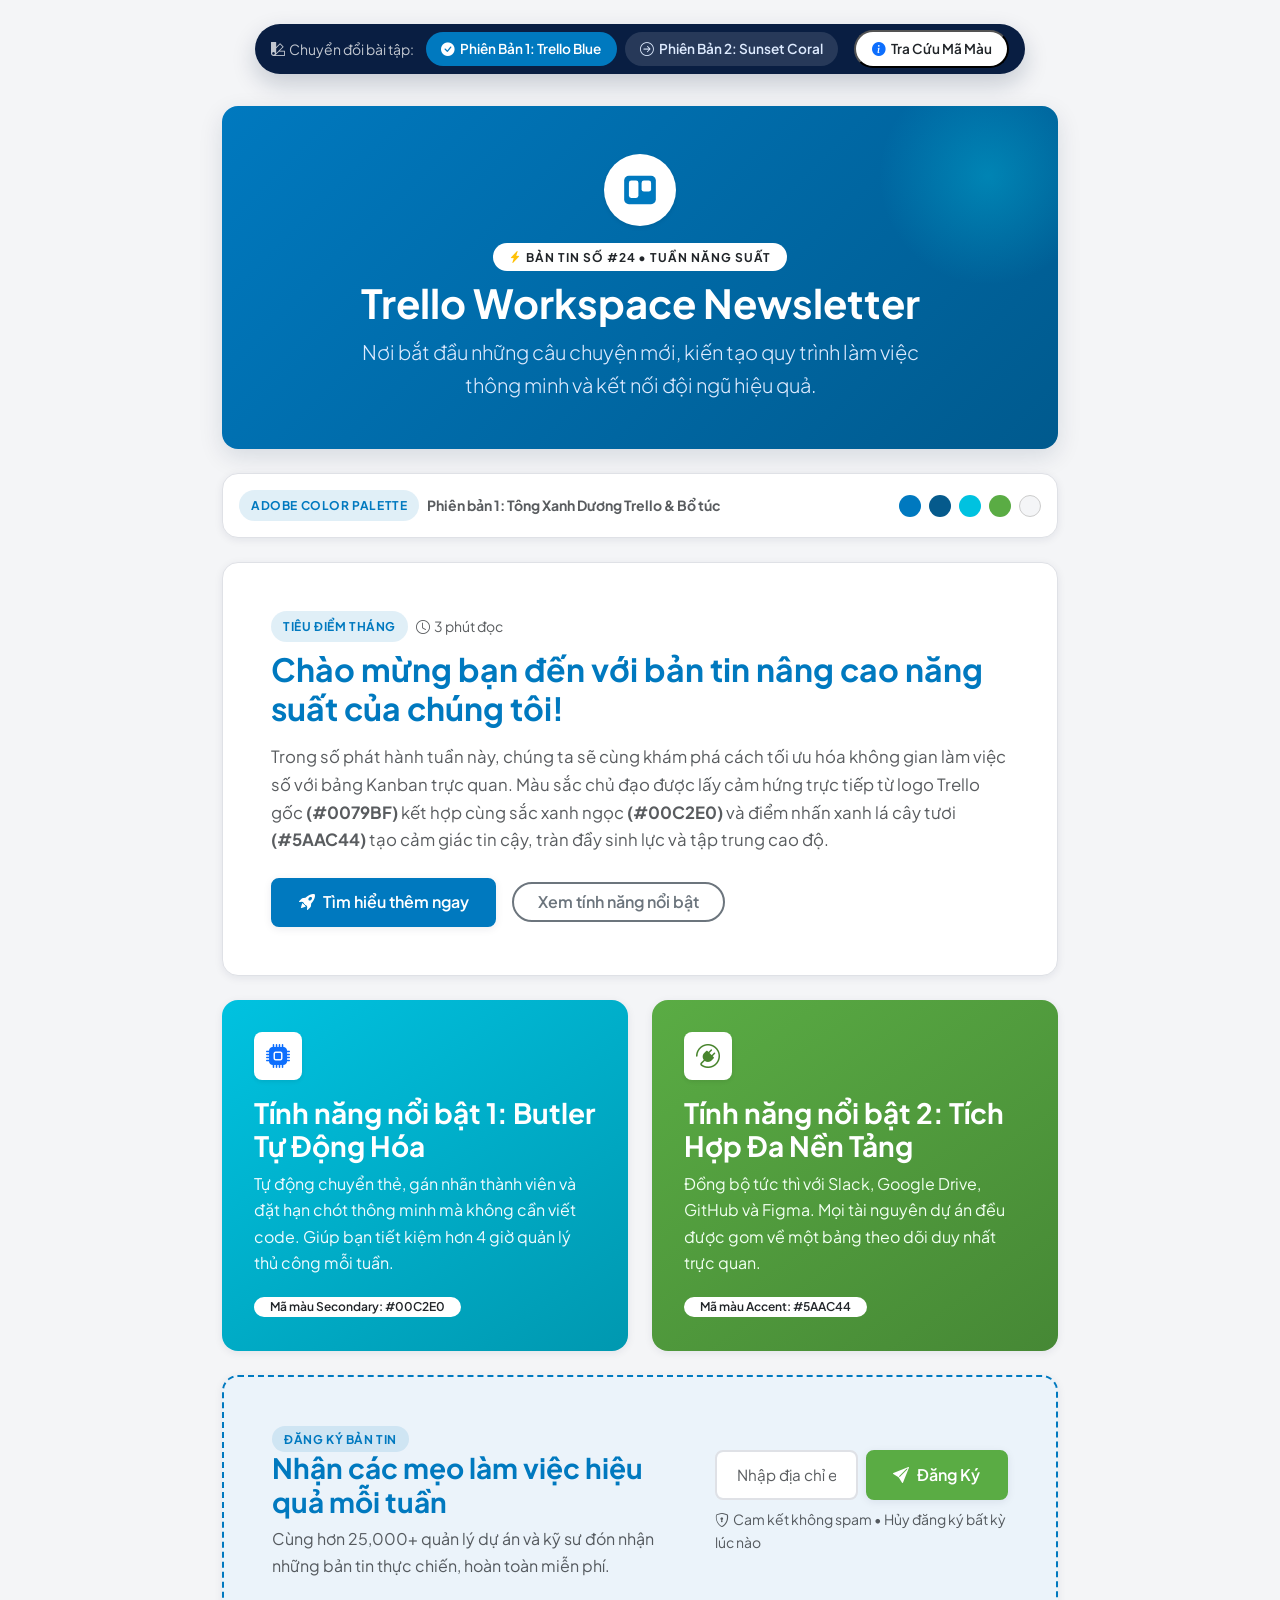
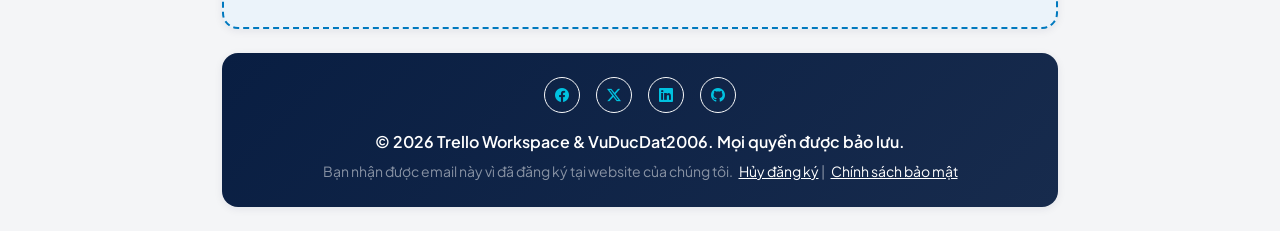
<file: newsletter_version1.html>
<!DOCTYPE html>
<html lang="vi">
<head>
    <meta charset="UTF-8">
    <meta name="viewport" content="width=device-width, initial-scale=1.0">
    <title>Newsletter Mẫu - Phiên Bản 1: Trello Oceanic Productivity</title>
    <!-- Google Fonts: Plus Jakarta Sans -->
    <link rel="preconnect" href="https://fonts.googleapis.com">
    <link rel="preconnect" href="https://fonts.gstatic.com" crossorigin>
    <link href="https://fonts.googleapis.com/css2?family=Plus+Jakarta+Sans:wght@400;500;600;700;800&display=swap" rel="stylesheet">
    <!-- Bootstrap CSS v5.3.3 -->
    <link href="https://cdn.jsdelivr.net/npm/bootstrap@5.3.3/dist/css/bootstrap.min.css" rel="stylesheet">
    <!-- Bootstrap Icons -->
    <link rel="stylesheet" href="https://cdn.jsdelivr.net/npm/bootstrap-icons@1.11.3/font/bootstrap-icons.min.css">
    <!-- CSS Tùy Chỉnh - Phiên Bản 1 (Trello Oceanic) -->
    <link rel="stylesheet" href="style1.css">
</head>
<body>

    <!-- THANH CHUYỂN ĐỔI PHIÊN BẢN & ĐIỀU HƯỚNG (Version Switcher Bar) -->
    <div class="container text-center pt-4 pb-2">
        <div class="version-nav-bar">
            <span class="d-none d-sm-inline opacity-75 small me-1">
                <i class="bi bi-palette2 me-1"></i>Chuyển đổi bài tập:
            </span>
            <a href="newsletter_version1.html" class="version-nav-btn active" title="Đang xem Phiên bản 1">
                <i class="bi bi-check-circle-fill"></i> Phiên Bản 1: Trello Blue
            </a>
            <a href="newsletter_version2.html" class="version-nav-btn" title="Chuyển sang Phiên bản 2">
                <i class="bi bi-arrow-right-circle"></i> Phiên Bản 2: Sunset Coral
            </a>
            <button class="version-nav-btn bg-white text-dark ms-2" data-bs-toggle="modal" data-bs-target="#paletteModal">
                <i class="bi bi-info-circle-fill text-primary"></i> Tra Cứu Mã Màu
            </button>
        </div>
    </div>

    <!-- MAIN NEWSLETTER CONTAINER -->
    <div class="container py-4" style="max-width: 860px;">

        <!-- 1. HEADER (TIÊU ĐỀ, LOGO & SƠ LƯỢC) -->
        <header class="text-center mb-4 p-4 p-md-5 newsletter-header text-white">
            <div class="d-inline-flex align-items-center justify-content-center bg-white text-primary rounded-circle mb-3 p-3 shadow-sm" style="width: 72px; height: 72px;">
                <svg width="38" height="38" viewBox="0 0 24 24" fill="currentColor">
                    <rect x="2" y="3" width="20" height="18" rx="3" fill="#0079BF"/>
                    <rect x="5" y="6" width="6" height="11" rx="1.5" fill="#ffffff"/>
                    <rect x="13" y="6" width="6" height="7" rx="1.5" fill="#ffffff"/>
                </svg>
            </div>
            <div class="mb-2">
                <span class="badge bg-white text-dark px-3 py-2 rounded-pill fw-bold text-uppercase" style="font-size: 0.75rem; letter-spacing: 0.08em;">
                    <i class="bi bi-lightning-charge-fill text-warning me-1"></i>Bản Tin Số #24 • Tuần Năng Suất
                </span>
            </div>
            <h1 class="display-6 fw-bold mb-2">Trello Workspace Newsletter</h1>
            <p class="lead mb-0 text-white-50" style="max-width: 580px; margin: 0 auto; color: #DEEBFF !important;">
                Nơi bắt đầu những câu chuyện mới, kiến tạo quy trình làm việc thông minh và kết nối đội ngũ hiệu quả.
            </p>
        </header>

        <!-- THANH TỔNG QUAN PALETTE MÀU ADOBE COLOR -->
        <div class="card card-custom p-3 mb-4">
            <div class="d-flex flex-wrap align-items-center justify-content-between gap-2">
                <div class="d-flex align-items-center gap-2">
                    <span class="badge-custom">Adobe Color Palette</span>
                    <span class="fw-bold small text-muted">Phiên bản 1: Tông Xanh Dương Trello & Bổ túc</span>
                </div>
                <div class="d-flex gap-2 align-items-center">
                    <span class="d-inline-block rounded-circle" style="width: 22px; height: 22px; background: #0079BF;" title="Primary: #0079BF"></span>
                    <span class="d-inline-block rounded-circle" style="width: 22px; height: 22px; background: #055A8C;" title="Darker Primary: #055A8C"></span>
                    <span class="d-inline-block rounded-circle" style="width: 22px; height: 22px; background: #00C2E0;" title="Secondary: #00C2E0"></span>
                    <span class="d-inline-block rounded-circle" style="width: 22px; height: 22px; background: #5AAC44;" title="Accent: #5AAC44"></span>
                    <span class="d-inline-block rounded-circle" style="width: 22px; height: 22px; background: #F4F5F7; border: 1px solid #ccc;" title="Light BG: #F4F5F7"></span>
                </div>
            </div>
        </div>

        <!-- 2. PHẦN GIỚI THIỆU CHÍNH (HERO / INTRO CARD) -->
        <section class="card card-custom mb-4 overflow-hidden">
            <div class="card-body p-4 p-md-5">
                <div class="d-flex align-items-center gap-2 mb-2">
                    <span class="badge-custom">Tiêu Điểm Tháng</span>
                    <small class="text-muted"><i class="bi bi-clock me-1"></i>3 phút đọc</small>
                </div>
                <h2 class="card-title text-primary-color fw-bold mb-3">
                    Chào mừng bạn đến với bản tin nâng cao năng suất của chúng tôi!
                </h2>
                <p class="card-text text-muted mb-4" style="font-size: 1.05rem;">
                    Trong số phát hành tuần này, chúng ta sẽ cùng khám phá cách tối ưu hóa không gian làm việc số với bảng Kanban trực quan. Màu sắc chủ đạo được lấy cảm hứng trực tiếp từ logo Trello gốc <strong>(#0079BF)</strong> kết hợp cùng sắc xanh ngọc <strong>(#00C2E0)</strong> và điểm nhấn xanh lá cây tươi <strong>(#5AAC44)</strong> tạo cảm giác tin cậy, tràn đầy sinh lực và tập trung cao độ.
                </p>
                <div class="d-flex flex-wrap gap-3 align-items-center">
                    <a href="#subscribe" class="btn btn-primary-custom">
                        <i class="bi bi-rocket-takeoff-fill"></i> Tìm hiểu thêm ngay
                    </a>
                    <a href="#features" class="btn btn-outline-secondary rounded-pill px-4" style="border-width: 2px; font-weight: 600;">
                        Xem tính năng nổi bật
                    </a>
                </div>
            </div>
        </section>

        <!-- 3. HAI KHỐI TÍNH NĂNG NỔI BẬT (ROW WITH 2 COLUMNS) -->
        <section class="row mb-4" id="features">
            <!-- Tính năng 1 (Sử dụng secondary-bg từ đề bài) -->
            <div class="col-md-6 mb-3 mb-md-0">
                <div class="card h-100 secondary-bg text-white feature-card-secondary p-3">
                    <div class="card-body d-flex flex-column justify-content-between">
                        <div>
                            <div class="d-inline-flex align-items-center justify-content-center bg-white text-info rounded-3 p-2 mb-3 shadow-sm" style="width: 48px; height: 48px;">
                                <i class="bi bi-cpu-fill fs-4 text-primary"></i>
                            </div>
                            <h3 class="card-title fw-bold mb-2">Tính năng nổi bật 1: Butler Tự Động Hóa</h3>
                            <p class="card-text text-white-50" style="color: #F0FBFF !important;">
                                Tự động chuyển thẻ, gán nhãn thành viên và đặt hạn chót thông minh mà không cần viết code. Giúp bạn tiết kiệm hơn 4 giờ quản lý thủ công mỗi tuần.
                            </p>
                        </div>
                        <div class="mt-3">
                            <span class="badge bg-white text-dark rounded-pill px-3 py-1 fw-semibold small">
                                Mã màu Secondary: #00C2E0
                            </span>
                        </div>
                    </div>
                </div>
            </div>

            <!-- Tính năng 2 (Sử dụng accent-bg từ đề bài) -->
            <div class="col-md-6">
                <div class="card h-100 accent-bg text-white feature-card-accent p-3">
                    <div class="card-body d-flex flex-column justify-content-between">
                        <div>
                            <div class="d-inline-flex align-items-center justify-content-center bg-white text-success rounded-3 p-2 mb-3 shadow-sm" style="width: 48px; height: 48px;">
                                <i class="bi bi-plugin fs-4" style="color: #49852E;"></i>
                            </div>
                            <h3 class="card-title fw-bold mb-2">Tính năng nổi bật 2: Tích Hợp Đa Nền Tảng</h3>
                            <p class="card-text text-white-50" style="color: #F0FFF0 !important;">
                                Đồng bộ tức thì với Slack, Google Drive, GitHub và Figma. Mọi tài nguyên dự án đều được gom về một bảng theo dõi duy nhất trực quan.
                            </p>
                        </div>
                        <div class="mt-3">
                            <span class="badge bg-white text-dark rounded-pill px-3 py-1 fw-semibold small">
                                Mã màu Accent: #5AAC44
                            </span>
                        </div>
                    </div>
                </div>
            </div>
        </section>

        <!-- 4. KHỐI ĐĂNG KÝ BẢN TIN (SUBSCRIPTION BOX) -->
        <section class="subscribe-section p-4 p-md-5 mb-4 card-custom" id="subscribe">
            <div class="row align-items-center">
                <div class="col-lg-7 mb-3 mb-lg-0">
                    <span class="badge-custom mb-2">Đăng Ký Bản Tin</span>
                    <h3 class="fw-bold text-primary-color mb-2">Nhận các mẹo làm việc hiệu quả mỗi tuần</h3>
                    <p class="text-muted mb-0">
                        Cùng hơn 25,000+ quản lý dự án và kỹ sư đón nhận những bản tin thực chiến, hoàn toàn miễn phí.
                    </p>
                </div>
                <div class="col-lg-5">
                    <form class="d-flex flex-column flex-sm-row gap-2" onsubmit="event.preventDefault(); alert('Cảm ơn bạn đã đăng ký nhận bản tin Trello Workspace (Phiên bản 1)!');">
                        <input type="email" class="form-control form-control-custom" placeholder="Nhập địa chỉ email..." required>
                        <button type="submit" class="btn btn-accent-custom text-nowrap">
                            <i class="bi bi-send-fill"></i> Đăng Ký
                        </button>
                    </form>
                    <small class="text-muted mt-2 d-block text-center text-sm-start">
                        <i class="bi bi-shield-lock me-1"></i>Cam kết không spam • Hủy đăng ký bất kỳ lúc nào
                    </small>
                </div>
            </div>
        </section>

        <!-- 5. FOOTER (BẢN QUYỀN, MẠNG XÃ HỘI, HỦY ĐĂNG KÝ) -->
        <footer class="text-center mt-4 p-4 newsletter-footer text-white">
            <div class="d-flex justify-content-center gap-3 mb-3">
                <a href="#" class="btn btn-sm btn-outline-light rounded-circle" style="width: 36px; height: 36px; display: inline-flex; align-items: center; justify-content: center;"><i class="bi bi-facebook"></i></a>
                <a href="#" class="btn btn-sm btn-outline-light rounded-circle" style="width: 36px; height: 36px; display: inline-flex; align-items: center; justify-content: center;"><i class="bi bi-twitter-x"></i></a>
                <a href="#" class="btn btn-sm btn-outline-light rounded-circle" style="width: 36px; height: 36px; display: inline-flex; align-items: center; justify-content: center;"><i class="bi bi-linkedin"></i></a>
                <a href="#" class="btn btn-sm btn-outline-light rounded-circle" style="width: 36px; height: 36px; display: inline-flex; align-items: center; justify-content: center;"><i class="bi bi-github"></i></a>
            </div>
            <p class="mb-1 fw-semibold">&copy; 2026 Trello Workspace & VuDucDat2006. Mọi quyền được bảo lưu.</p>
            <p class="small text-white-50 mb-0">
                Bạn nhận được email này vì đã đăng ký tại website của chúng tôi. 
                <a href="#" class="text-white text-decoration-underline ms-1">Hủy đăng ký</a> | 
                <a href="#" class="text-white text-decoration-underline ms-1">Chính sách bảo mật</a>
            </p>
        </footer>

    </div>

    <!-- MODAL TRA CỨU BẢNG MÀU ADOBE COLOR (Version 1) -->
    <div class="modal fade" id="paletteModal" tabindex="-1" aria-labelledby="paletteModalLabel" aria-hidden="true">
        <div class="modal-dialog modal-dialog-centered">
            <div class="modal-content border-0 shadow-lg" style="border-radius: 1rem;">
                <div class="modal-header primary-bg text-white">
                    <h5 class="modal-title fw-bold" id="paletteModalLabel">
                        <i class="bi bi-palette-fill me-2"></i>Bảng Phối Màu Adobe Color - Phiên Bản 1
                    </h5>
                    <button type="button" class="btn-close btn-close-white" data-bs-dismiss="modal" aria-label="Close"></button>
                </div>
                <div class="modal-body p-4">
                    <p class="text-muted small mb-3">
                        Bộ màu được xây dựng dựa trên phong cách <strong>Trello Oceanic Productivity</strong> bằng công cụ Adobe Color:
                    </p>
                    <div class="list-group list-group-flush mb-3">
                        <div class="list-group-item d-flex align-items-center justify-content-between px-0">
                            <div class="d-flex align-items-center gap-3">
                                <span class="rounded-circle shadow-sm" style="width: 32px; height: 32px; background: #0079BF;"></span>
                                <div>
                                    <div class="fw-bold">Primary Color</div>
                                    <small class="text-muted">Header, Tiêu đề chính, Nút chính</small>
                                </div>
                            </div>
                            <span class="badge bg-light text-dark font-monospace border">#0079BF</span>
                        </div>
                        <div class="list-group-item d-flex align-items-center justify-content-between px-0">
                            <div class="d-flex align-items-center gap-3">
                                <span class="rounded-circle shadow-sm" style="width: 32px; height: 32px; background: #055A8C;"></span>
                                <div>
                                    <div class="fw-bold">Darker Primary</div>
                                    <small class="text-muted">Trạng thái Hover của nút bấm</small>
                                </div>
                            </div>
                            <span class="badge bg-light text-dark font-monospace border">#055A8C</span>
                        </div>
                        <div class="list-group-item d-flex align-items-center justify-content-between px-0">
                            <div class="d-flex align-items-center gap-3">
                                <span class="rounded-circle shadow-sm" style="width: 32px; height: 32px; background: #00C2E0;"></span>
                                <div>
                                    <div class="fw-bold">Secondary Color</div>
                                    <small class="text-muted">Thẻ Tính năng 1, Điểm nhấn phụ</small>
                                </div>
                            </div>
                            <span class="badge bg-light text-dark font-monospace border">#00C2E0</span>
                        </div>
                        <div class="list-group-item d-flex align-items-center justify-content-between px-0">
                            <div class="d-flex align-items-center gap-3">
                                <span class="rounded-circle shadow-sm" style="width: 32px; height: 32px; background: #5AAC44;"></span>
                                <div>
                                    <div class="fw-bold">Accent Color</div>
                                    <small class="text-muted">Thẻ Tính năng 2, Nút Đăng Ký CTA</small>
                                </div>
                            </div>
                            <span class="badge bg-light text-dark font-monospace border">#5AAC44</span>
                        </div>
                        <div class="list-group-item d-flex align-items-center justify-content-between px-0">
                            <div class="d-flex align-items-center gap-3">
                                <span class="rounded-circle shadow-sm border" style="width: 32px; height: 32px; background: #F4F5F7;"></span>
                                <div>
                                    <div class="fw-bold">Light Background</div>
                                    <small class="text-muted">Nền toàn trang dịu mắt</small>
                                </div>
                            </div>
                            <span class="badge bg-light text-dark font-monospace border">#F4F5F7</span>
                        </div>
                        <div class="list-group-item d-flex align-items-center justify-content-between px-0">
                            <div class="d-flex align-items-center gap-3">
                                <span class="rounded-circle shadow-sm" style="width: 32px; height: 32px; background: #172B4D;"></span>
                                <div>
                                    <div class="fw-bold">Text Color</div>
                                    <small class="text-muted">Đạt chuẩn tương phản WCAG AAA (> 11:1)</small>
                                </div>
                            </div>
                            <span class="badge bg-light text-dark font-monospace border">#172B4D</span>
                        </div>
                    </div>
                </div>
                <div class="modal-footer bg-light">
                    <button type="button" class="btn btn-secondary rounded-pill px-4" data-bs-dismiss="modal">Đóng</button>
                    <a href="newsletter_version2.html" class="btn btn-primary-custom rounded-pill px-4">
                        Xem Phiên Bản 2 <i class="bi bi-arrow-right ms-1"></i>
                    </a>
                </div>
            </div>
        </div>
    </div>

    <!-- Bootstrap JS v5.3.3 Bundle -->
    <script src="https://cdn.jsdelivr.net/npm/bootstrap@5.3.3/dist/js/bootstrap.bundle.min.js"></script>
</body>
</html>
</file>
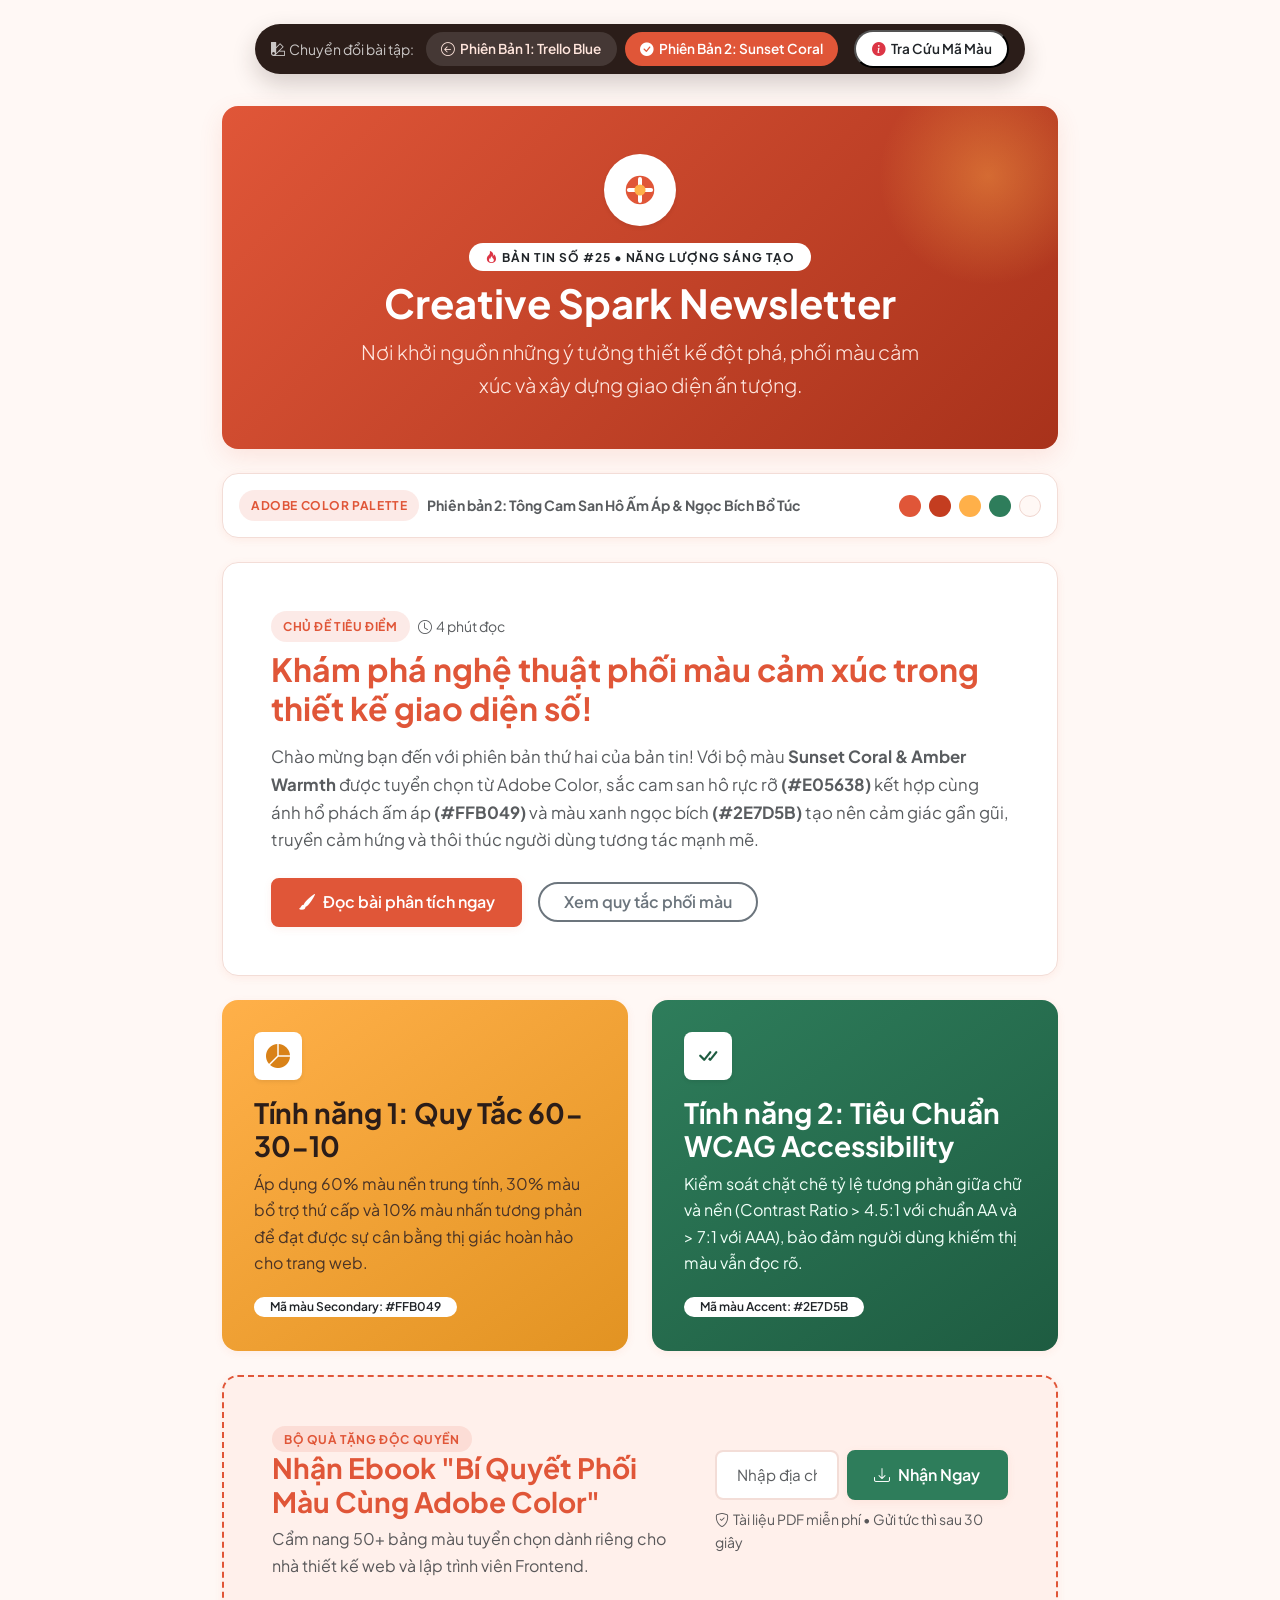
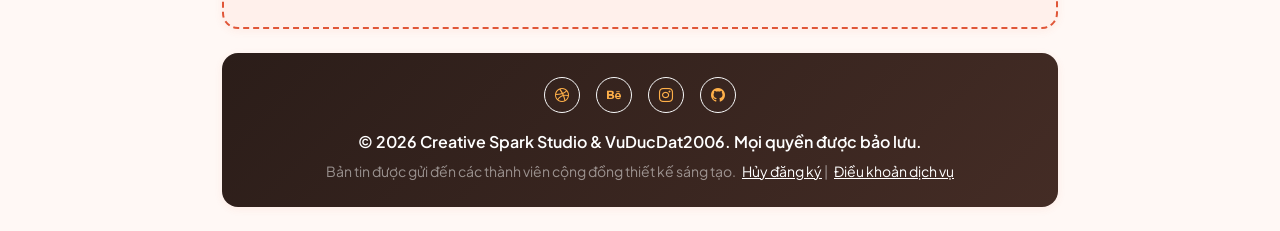
<file: newsletter_version2.html>
<!DOCTYPE html>
<html lang="vi">
<head>
    <meta charset="UTF-8">
    <meta name="viewport" content="width=device-width, initial-scale=1.0">
    <title>Newsletter Mẫu - Phiên Bản 2: Warm Sunset & Coral Creativity</title>
    <!-- Google Fonts: Plus Jakarta Sans -->
    <link rel="preconnect" href="https://fonts.googleapis.com">
    <link rel="preconnect" href="https://fonts.gstatic.com" crossorigin>
    <link href="https://fonts.googleapis.com/css2?family=Plus+Jakarta+Sans:wght@400;500;600;700;800&display=swap" rel="stylesheet">
    <!-- Bootstrap CSS v5.3.3 -->
    <link href="https://cdn.jsdelivr.net/npm/bootstrap@5.3.3/dist/css/bootstrap.min.css" rel="stylesheet">
    <!-- Bootstrap Icons -->
    <link rel="stylesheet" href="https://cdn.jsdelivr.net/npm/bootstrap-icons@1.11.3/font/bootstrap-icons.min.css">
    <!-- CSS Tùy Chỉnh - Phiên Bản 2 (Warm Sunset & Coral) -->
    <link rel="stylesheet" href="style2.css">
</head>
<body>

    <!-- THANH CHUYỂN ĐỔI PHIÊN BẢN & ĐIỀU HƯỚNG (Version Switcher Bar) -->
    <div class="container text-center pt-4 pb-2">
        <div class="version-nav-bar">
            <span class="d-none d-sm-inline opacity-75 small me-1">
                <i class="bi bi-palette2 me-1"></i>Chuyển đổi bài tập:
            </span>
            <a href="index.html" class="version-nav-btn" title="Chuyển sang Phiên bản 1">
                <i class="bi bi-arrow-left-circle"></i> Phiên Bản 1: Trello Blue
            </a>
            <a href="newsletter_version2.html" class="version-nav-btn active" title="Đang xem Phiên bản 2">
                <i class="bi bi-check-circle-fill"></i> Phiên Bản 2: Sunset Coral
            </a>
            <button class="version-nav-btn bg-white text-dark ms-2" data-bs-toggle="modal" data-bs-target="#paletteModal2">
                <i class="bi bi-info-circle-fill text-danger"></i> Tra Cứu Mã Màu
            </button>
        </div>
    </div>

    <!-- MAIN NEWSLETTER CONTAINER -->
    <div class="container py-4" style="max-width: 860px;">

        <!-- 1. HEADER (TIÊU ĐỀ, LOGO & SƠ LƯỢC) -->
        <header class="text-center mb-4 p-4 p-md-5 newsletter-header text-white">
            <div class="d-inline-flex align-items-center justify-content-center bg-white rounded-circle mb-3 p-3 shadow-sm" style="width: 72px; height: 72px;">
                <svg width="38" height="38" viewBox="0 0 24 24" fill="currentColor">
                    <circle cx="12" cy="12" r="9" fill="#E05638"/>
                    <path d="M12 5V19M5 12H19" stroke="#ffffff" stroke-width="2.5" stroke-linecap="round"/>
                    <circle cx="12" cy="12" r="3.5" fill="#FFB049"/>
                </svg>
            </div>
            <div class="mb-2">
                <span class="badge bg-white text-dark px-3 py-2 rounded-pill fw-bold text-uppercase" style="font-size: 0.75rem; letter-spacing: 0.08em;">
                    <i class="bi bi-fire text-danger me-1"></i>Bản Tin Số #25 • Năng Lượng Sáng Tạo
                </span>
            </div>
            <h1 class="display-6 fw-bold mb-2">Creative Spark Newsletter</h1>
            <p class="lead mb-0 text-white-50" style="max-width: 580px; margin: 0 auto; color: #FFE8E1 !important;">
                Nơi khởi nguồn những ý tưởng thiết kế đột phá, phối màu cảm xúc và xây dựng giao diện ấn tượng.
            </p>
        </header>

        <!-- THANH TỔNG QUAN PALETTE MÀU ADOBE COLOR -->
        <div class="card card-custom p-3 mb-4">
            <div class="d-flex flex-wrap align-items-center justify-content-between gap-2">
                <div class="d-flex align-items-center gap-2">
                    <span class="badge-custom">Adobe Color Palette</span>
                    <span class="fw-bold small text-muted">Phiên bản 2: Tông Cam San Hô Ấm Áp & Ngọc Bích Bổ Túc</span>
                </div>
                <div class="d-flex gap-2 align-items-center">
                    <span class="d-inline-block rounded-circle" style="width: 22px; height: 22px; background: #E05638;" title="Primary: #E05638"></span>
                    <span class="d-inline-block rounded-circle" style="width: 22px; height: 22px; background: #C43D20;" title="Darker Primary: #C43D20"></span>
                    <span class="d-inline-block rounded-circle" style="width: 22px; height: 22px; background: #FFB049;" title="Secondary: #FFB049"></span>
                    <span class="d-inline-block rounded-circle" style="width: 22px; height: 22px; background: #2E7D5B;" title="Accent: #2E7D5B"></span>
                    <span class="d-inline-block rounded-circle" style="width: 22px; height: 22px; background: #FFF8F5; border: 1px solid #f0d5ce;" title="Light BG: #FFF8F5"></span>
                </div>
            </div>
        </div>

        <!-- 2. PHẦN GIỚI THIỆU CHÍNH (HERO / INTRO CARD) -->
        <section class="card card-custom mb-4 overflow-hidden">
            <div class="card-body p-4 p-md-5">
                <div class="d-flex align-items-center gap-2 mb-2">
                    <span class="badge-custom">Chủ Đề Tiêu Điểm</span>
                    <small class="text-muted"><i class="bi bi-clock me-1"></i>4 phút đọc</small>
                </div>
                <h2 class="card-title text-primary-color fw-bold mb-3">
                    Khám phá nghệ thuật phối màu cảm xúc trong thiết kế giao diện số!
                </h2>
                <p class="card-text text-muted mb-4" style="font-size: 1.05rem;">
                    Chào mừng bạn đến với phiên bản thứ hai của bản tin! Với bộ màu <strong>Sunset Coral & Amber Warmth</strong> được tuyển chọn từ Adobe Color, sắc cam san hô rực rỡ <strong>(#E05638)</strong> kết hợp cùng ánh hổ phách ấm áp <strong>(#FFB049)</strong> và màu xanh ngọc bích <strong>(#2E7D5B)</strong> tạo nên cảm giác gần gũi, truyền cảm hứng và thôi thúc người dùng tương tác mạnh mẽ.
                </p>
                <div class="d-flex flex-wrap gap-3 align-items-center">
                    <a href="#subscribe" class="btn btn-primary-custom">
                        <i class="bi bi-brush-fill"></i> Đọc bài phân tích ngay
                    </a>
                    <a href="#features" class="btn btn-outline-secondary rounded-pill px-4" style="border-width: 2px; font-weight: 600;">
                        Xem quy tắc phối màu
                    </a>
                </div>
            </div>
        </section>

        <!-- 3. HAI KHỐI TÍNH NĂNG NỔI BẬT (ROW WITH 2 COLUMNS) -->
        <section class="row mb-4" id="features">
            <!-- Tính năng 1 (Sử dụng secondary-bg từ đề bài - Màu vàng cam hổ phách) -->
            <div class="col-md-6 mb-3 mb-md-0">
                <div class="card h-100 secondary-bg text-dark feature-card-secondary p-3">
                    <div class="card-body d-flex flex-column justify-content-between">
                        <div>
                            <div class="d-inline-flex align-items-center justify-content-center bg-white rounded-3 p-2 mb-3 shadow-sm" style="width: 48px; height: 48px;">
                                <i class="bi bi-pie-chart-fill fs-4" style="color: #D98218;"></i>
                            </div>
                            <h3 class="card-title fw-bold mb-2">Tính năng 1: Quy Tắc 60-30-10</h3>
                            <p class="card-text text-dark-50" style="color: #4A3326 !important;">
                                Áp dụng 60% màu nền trung tính, 30% màu bổ trợ thứ cấp và 10% màu nhấn tương phản để đạt được sự cân bằng thị giác hoàn hảo cho trang web.
                            </p>
                        </div>
                        <div class="mt-3">
                            <span class="badge bg-white text-dark rounded-pill px-3 py-1 fw-semibold small">
                                Mã màu Secondary: #FFB049
                            </span>
                        </div>
                    </div>
                </div>
            </div>

            <!-- Tính năng 2 (Sử dụng accent-bg từ đề bài - Màu xanh ngọc bích) -->
            <div class="col-md-6">
                <div class="card h-100 accent-bg text-white feature-card-accent p-3">
                    <div class="card-body d-flex flex-column justify-content-between">
                        <div>
                            <div class="d-inline-flex align-items-center justify-content-center bg-white rounded-3 p-2 mb-3 shadow-sm" style="width: 48px; height: 48px;">
                                <i class="bi bi-check-all fs-4" style="color: #1E5C41;"></i>
                            </div>
                            <h3 class="card-title fw-bold mb-2">Tính năng 2: Tiêu Chuẩn WCAG Accessibility</h3>
                            <p class="card-text text-white-50" style="color: #F0FFF8 !important;">
                                Kiểm soát chặt chẽ tỷ lệ tương phản giữa chữ và nền (Contrast Ratio > 4.5:1 với chuẩn AA và > 7:1 với AAA), bảo đảm người dùng khiếm thị màu vẫn đọc rõ.
                            </p>
                        </div>
                        <div class="mt-3">
                            <span class="badge bg-white text-dark rounded-pill px-3 py-1 fw-semibold small">
                                Mã màu Accent: #2E7D5B
                            </span>
                        </div>
                    </div>
                </div>
            </div>
        </section>

        <!-- 4. KHỐI ĐĂNG KÝ BẢN TIN (SUBSCRIPTION BOX) -->
        <section class="subscribe-section p-4 p-md-5 mb-4 card-custom" id="subscribe">
            <div class="row align-items-center">
                <div class="col-lg-7 mb-3 mb-lg-0">
                    <span class="badge-custom mb-2">Bộ Quà Tặng Độc Quyền</span>
                    <h3 class="fw-bold text-primary-color mb-2">Nhận Ebook "Bí Quyết Phối Màu Cùng Adobe Color"</h3>
                    <p class="text-muted mb-0">
                        Cẩm nang 50+ bảng màu tuyển chọn dành riêng cho nhà thiết kế web và lập trình viên Frontend.
                    </p>
                </div>
                <div class="col-lg-5">
                    <form class="d-flex flex-column flex-sm-row gap-2" onsubmit="event.preventDefault(); alert('Cảm ơn bạn đã đăng ký nhận bản tin Creative Spark (Phiên bản 2)!');">
                        <input type="email" class="form-control form-control-custom" placeholder="Nhập địa chỉ email..." required>
                        <button type="submit" class="btn btn-accent-custom text-nowrap">
                            <i class="bi bi-download"></i> Nhận Ngay
                        </button>
                    </form>
                    <small class="text-muted mt-2 d-block text-center text-sm-start">
                        <i class="bi bi-shield-check me-1"></i>Tài liệu PDF miễn phí • Gửi tức thì sau 30 giây
                    </small>
                </div>
            </div>
        </section>

        <!-- 5. FOOTER (BẢN QUYỀN, MẠNG XÃ HỘI, HỦY ĐĂNG KÝ) -->
        <footer class="text-center mt-4 p-4 newsletter-footer text-white">
            <div class="d-flex justify-content-center gap-3 mb-3">
                <a href="#" class="btn btn-sm btn-outline-light rounded-circle" style="width: 36px; height: 36px; display: inline-flex; align-items: center; justify-content: center;"><i class="bi bi-dribbble"></i></a>
                <a href="#" class="btn btn-sm btn-outline-light rounded-circle" style="width: 36px; height: 36px; display: inline-flex; align-items: center; justify-content: center;"><i class="bi bi-behance"></i></a>
                <a href="#" class="btn btn-sm btn-outline-light rounded-circle" style="width: 36px; height: 36px; display: inline-flex; align-items: center; justify-content: center;"><i class="bi bi-instagram"></i></a>
                <a href="#" class="btn btn-sm btn-outline-light rounded-circle" style="width: 36px; height: 36px; display: inline-flex; align-items: center; justify-content: center;"><i class="bi bi-github"></i></a>
            </div>
            <p class="mb-1 fw-semibold">&copy; 2026 Creative Spark Studio & VuDucDat2006. Mọi quyền được bảo lưu.</p>
            <p class="small text-white-50 mb-0">
                Bản tin được gửi đến các thành viên cộng đồng thiết kế sáng tạo. 
                <a href="#" class="text-white text-decoration-underline ms-1">Hủy đăng ký</a> | 
                <a href="#" class="text-white text-decoration-underline ms-1">Điều khoản dịch vụ</a>
            </p>
        </footer>

    </div>

    <!-- MODAL TRA CỨU BẢNG MÀU ADOBE COLOR (Version 2) -->
    <div class="modal fade" id="paletteModal2" tabindex="-1" aria-labelledby="paletteModalLabel2" aria-hidden="true">
        <div class="modal-dialog modal-dialog-centered">
            <div class="modal-content border-0 shadow-lg" style="border-radius: 1rem;">
                <div class="modal-header primary-bg text-white">
                    <h5 class="modal-title fw-bold" id="paletteModalLabel2">
                        <i class="bi bi-palette-fill me-2"></i>Bảng Phối Màu Adobe Color - Phiên Bản 2
                    </h5>
                    <button type="button" class="btn-close btn-close-white" data-bs-dismiss="modal" aria-label="Close"></button>
                </div>
                <div class="modal-body p-4">
                    <p class="text-muted small mb-3">
                        Bộ màu được xây dựng dựa trên phong cách <strong>Warm Sunset & Coral Inspiration</strong> bằng công cụ Adobe Color:
                    </p>
                    <div class="list-group list-group-flush mb-3">
                        <div class="list-group-item d-flex align-items-center justify-content-between px-0">
                            <div class="d-flex align-items-center gap-3">
                                <span class="rounded-circle shadow-sm" style="width: 32px; height: 32px; background: #E05638;"></span>
                                <div>
                                    <div class="fw-bold">Primary Color</div>
                                    <small class="text-muted">Header, Tiêu đề chính, Nút chính</small>
                                </div>
                            </div>
                            <span class="badge bg-light text-dark font-monospace border">#E05638</span>
                        </div>
                        <div class="list-group-item d-flex align-items-center justify-content-between px-0">
                            <div class="d-flex align-items-center gap-3">
                                <span class="rounded-circle shadow-sm" style="width: 32px; height: 32px; background: #C43D20;"></span>
                                <div>
                                    <div class="fw-bold">Darker Primary</div>
                                    <small class="text-muted">Trạng thái Hover của nút bấm</small>
                                </div>
                            </div>
                            <span class="badge bg-light text-dark font-monospace border">#C43D20</span>
                        </div>
                        <div class="list-group-item d-flex align-items-center justify-content-between px-0">
                            <div class="d-flex align-items-center gap-3">
                                <span class="rounded-circle shadow-sm" style="width: 32px; height: 32px; background: #FFB049;"></span>
                                <div>
                                    <div class="fw-bold">Secondary Color</div>
                                    <small class="text-muted">Thẻ Tính năng 1, Điểm nhấn phụ ấm</small>
                                </div>
                            </div>
                            <span class="badge bg-light text-dark font-monospace border">#FFB049</span>
                        </div>
                        <div class="list-group-item d-flex align-items-center justify-content-between px-0">
                            <div class="d-flex align-items-center gap-3">
                                <span class="rounded-circle shadow-sm" style="width: 32px; height: 32px; background: #2E7D5B;"></span>
                                <div>
                                    <div class="fw-bold">Accent Color</div>
                                    <small class="text-muted">Thẻ Tính năng 2, Nút Tải Ebook CTA</small>
                                </div>
                            </div>
                            <span class="badge bg-light text-dark font-monospace border">#2E7D5B</span>
                        </div>
                        <div class="list-group-item d-flex align-items-center justify-content-between px-0">
                            <div class="d-flex align-items-center gap-3">
                                <span class="rounded-circle shadow-sm border" style="width: 32px; height: 32px; background: #FFF8F5;"></span>
                                <div>
                                    <div class="fw-bold">Light Background</div>
                                    <small class="text-muted">Nền kem đào ấm dịu mắt</small>
                                </div>
                            </div>
                            <span class="badge bg-light text-dark font-monospace border">#FFF8F5</span>
                        </div>
                        <div class="list-group-item d-flex align-items-center justify-content-between px-0">
                            <div class="d-flex align-items-center gap-3">
                                <span class="rounded-circle shadow-sm" style="width: 32px; height: 32px; background: #2B1D19;"></span>
                                <div>
                                    <div class="fw-bold">Text Color</div>
                                    <small class="text-muted">Đạt chuẩn tương phản WCAG AAA (> 13:1)</small>
                                </div>
                            </div>
                            <span class="badge bg-light text-dark font-monospace border">#2B1D19</span>
                        </div>
                    </div>
                </div>
                <div class="modal-footer bg-light">
                    <button type="button" class="btn btn-secondary rounded-pill px-4" data-bs-dismiss="modal">Đóng</button>
                    <a href="index.html" class="btn btn-primary-custom rounded-pill px-4">
                        <i class="bi bi-arrow-left me-1"></i> Quay Lại Phiên Bản 1
                    </a>
                </div>
            </div>
        </div>
    </div>

    <!-- Bootstrap JS v5.3.3 Bundle -->
    <script src="https://cdn.jsdelivr.net/npm/bootstrap@5.3.3/dist/js/bootstrap.bundle.min.js"></script>
</body>
</html>
</file>
<file: style1.css>
/* ==========================================================================
   STYLE1.CSS - BẢNG MÀU PHIÊN BẢN 1: TRELLO OCEANIC PRODUCTIVITY
   Được lựa chọn từ Adobe Color (Quy tắc Tương đồng & Bổ túc Analogous/Complementary)
   ========================================================================== */

:root {
    /* 1. Bộ mã màu Adobe Color chính */
    --primary-color: #0079BF;          /* Trello Ocean Blue - Màu chủ đạo */
    --darker-primary-color: #055A8C;   /* Deep Navy Blue - Trạng thái Hover */
    --secondary-color: #00C2E0;        /* Cyan Aqua - Màu bổ trợ năng động */
    --secondary-dark-color: #0098B0;   /* Cyan Darker cho text/border */
    --accent-color: #5AAC44;           /* Trello Emerald Lime - Điểm nhấn CTA & Thành công */
    --accent-dark-color: #49852E;      /* Deep Emerald cho Hover CTA */

    /* 2. Màu nền và trung tính */
    --light-bg-color: #F4F5F7;         /* Nền xám bạch kim Trello dịu mắt */
    --card-bg-color: #FFFFFF;          /* Nền thẻ trắng tinh khiết */
    --border-color: #DFE1E6;           /* Màu viền thẻ tinh tế */

    /* 3. Màu chữ đảm bảo tiêu chuẩn tương phản WCAG AAA */
    --text-color: #172B4D;             /* Màu chữ chính: Xanh than đậm (Contrast > 11:1) */
    --text-primary-color: #0079BF;     /* Màu chữ mang sắc thái primary */
    --text-secondary-color: #0098B0;   /* Màu chữ mang sắc thái secondary */
    --text-accent-color: #49852E;      /* Màu chữ mang sắc thái accent */
    --text-muted: #5E6C84;             /* Màu chữ chú thích xám tro */
    
    /* 4. Đổ bóng và bo góc */
    --shadow-sm: 0 2px 8px rgba(9, 30, 66, 0.08);
    --shadow-md: 0 8px 24px rgba(9, 30, 66, 0.12);
    --shadow-lg: 0 16px 36px rgba(9, 30, 66, 0.16);
    --radius-main: 1rem;
}

/* Base Body */
body {
    background-color: var(--light-bg-color);
    color: var(--text-color);
    font-family: 'Plus Jakarta Sans', system-ui, -apple-system, BlinkMacSystemFont, 'Segoe UI', Roboto, sans-serif;
    line-height: 1.65;
}

/* Các lớp CSS tiện ích theo yêu cầu bài tập */
.primary-bg {
    background-color: var(--primary-color) !important;
}

.secondary-bg {
    background-color: var(--secondary-color) !important;
}

.accent-bg {
    background-color: var(--accent-color) !important;
}

.text-primary-color {
    color: var(--primary-color) !important;
}

.text-secondary-color {
    color: var(--secondary-dark-color) !important;
}

.text-accent-color {
    color: var(--text-accent-color) !important;
}

/* Nút bấm Custom Primary theo yêu cầu đề bài */
.btn-primary-custom {
    background-color: var(--primary-color);
    color: #ffffff !important;
    border: 2px solid var(--primary-color);
    font-weight: 600;
    padding: 0.65rem 1.6rem;
    border-radius: 0.5rem;
    display: inline-flex;
    align-items: center;
    gap: 0.5rem;
    transition: all 0.25s ease;
    text-decoration: none;
    box-shadow: var(--shadow-sm);
}

.btn-primary-custom:hover,
.btn-primary-custom:focus {
    background-color: var(--darker-primary-color);
    border-color: var(--darker-primary-color);
    color: #ffffff !important;
    transform: translateY(-2px);
    box-shadow: var(--shadow-md);
}

/* Nút bấm Accent Custom */
.btn-accent-custom {
    background-color: var(--accent-color);
    color: #ffffff !important;
    border: 2px solid var(--accent-color);
    font-weight: 600;
    padding: 0.65rem 1.6rem;
    border-radius: 0.5rem;
    display: inline-flex;
    align-items: center;
    gap: 0.5rem;
    transition: all 0.25s ease;
    text-decoration: none;
    box-shadow: var(--shadow-sm);
}

.btn-accent-custom:hover,
.btn-accent-custom:focus {
    background-color: var(--accent-dark-color);
    border-color: var(--accent-dark-color);
    color: #ffffff !important;
    transform: translateY(-2px);
    box-shadow: var(--shadow-md);
}

/* Header Banner Newsletter */
.newsletter-header {
    border-radius: var(--radius-main);
    box-shadow: var(--shadow-md);
    position: relative;
    overflow: hidden;
    background: linear-gradient(135deg, var(--primary-color) 0%, #005A8E 100%);
}

.newsletter-header::after {
    content: '';
    position: absolute;
    top: -40px;
    right: -40px;
    width: 220px;
    height: 220px;
    background: radial-gradient(circle, rgba(0, 194, 224, 0.35) 0%, transparent 70%);
    border-radius: 50%;
    pointer-events: none;
}

/* Thẻ Card Tùy Chỉnh */
.card-custom {
    background-color: var(--card-bg-color);
    border: 1px solid var(--border-color);
    border-radius: var(--radius-main);
    box-shadow: var(--shadow-sm);
    transition: transform 0.25s ease, box-shadow 0.25s ease;
}

.card-custom:hover {
    transform: translateY(-4px);
    box-shadow: var(--shadow-md);
}

/* Feature Cards với màu nền từ đề bài */
.feature-card-secondary {
    background: linear-gradient(145deg, #00C2E0 0%, #0098B0 100%) !important;
    border-radius: var(--radius-main);
    border: none;
    box-shadow: var(--shadow-sm);
    transition: transform 0.25s ease, box-shadow 0.25s ease;
}

.feature-card-secondary:hover {
    transform: translateY(-4px);
    box-shadow: var(--shadow-md);
}

.feature-card-accent {
    background: linear-gradient(145deg, #5AAC44 0%, #468835 100%) !important;
    border-radius: var(--radius-main);
    border: none;
    box-shadow: var(--shadow-sm);
    transition: transform 0.25s ease, box-shadow 0.25s ease;
}

.feature-card-accent:hover {
    transform: translateY(-4px);
    box-shadow: var(--shadow-md);
}

/* Khối đăng ký email (Newsletter Subscription Box) */
.subscribe-section {
    background-color: #EBF3FA;
    border: 2px dashed var(--primary-color);
    border-radius: var(--radius-main);
}

.form-control-custom {
    border: 2px solid var(--border-color);
    border-radius: 0.5rem;
    padding: 0.75rem 1.25rem;
    font-size: 0.95rem;
    transition: border-color 0.2s ease, box-shadow 0.2s ease;
}

.form-control-custom:focus {
    border-color: var(--primary-color);
    box-shadow: 0 0 0 4px rgba(0, 121, 191, 0.2);
    outline: none;
}

/* Footer */
.newsletter-footer {
    border-radius: var(--radius-main);
    background: linear-gradient(135deg, #091E42 0%, #172B4D 100%) !important;
    box-shadow: var(--shadow-sm);
}

.newsletter-footer a {
    color: #00C2E0;
    text-decoration: none;
    transition: color 0.2s;
}

.newsletter-footer a:hover {
    color: #ffffff;
    text-decoration: underline;
}

/* Thanh điều hướng chuyển đổi phiên bản */
.version-nav-bar {
    background: #091E42;
    color: #ffffff;
    border-radius: 50rem;
    padding: 0.4rem 1rem;
    box-shadow: 0 10px 25px rgba(9, 30, 66, 0.2);
    display: inline-flex;
    align-items: center;
    gap: 0.5rem;
}

.version-nav-btn {
    border-radius: 50rem;
    font-size: 0.85rem;
    font-weight: 600;
    padding: 0.35rem 0.95rem;
    text-decoration: none;
    transition: all 0.2s ease;
    display: inline-flex;
    align-items: center;
    gap: 0.35rem;
}

.version-nav-btn.active {
    background-color: var(--primary-color);
    color: #ffffff !important;
}

.version-nav-btn:not(.active) {
    background-color: rgba(255, 255, 255, 0.12);
    color: #DEEBFF;
}

.version-nav-btn:not(.active):hover {
    background-color: rgba(255, 255, 255, 0.24);
    color: #ffffff;
}

/* Badge huy hiệu */
.badge-custom {
    background-color: rgba(0, 121, 191, 0.12);
    color: var(--primary-color);
    font-weight: 700;
    font-size: 0.75rem;
    letter-spacing: 0.05em;
    padding: 0.35rem 0.75rem;
    border-radius: 50rem;
    text-transform: uppercase;
}
</file>
<file: style2.css>
/* ==========================================================================
   STYLE2.CSS - BẢNG MÀU PHIÊN BẢN 2: WARM SUNSET & CORAL CREATIVITY
   Được lựa chọn từ Adobe Color (Quy tắc Tam giác màu Triad / Warm Contrast)
   ========================================================================== */

:root {
    /* 1. Bộ mã màu Adobe Color chính */
    --primary-color: #E05638;          /* Vibrant Terracotta Coral - Cam san hô rực rỡ */
    --darker-primary-color: #C43D20;   /* Deep Rust Coral - Trạng thái Hover */
    --secondary-color: #FFB049;        /* Warm Amber Sunrise - Vàng cam hổ phách ấm áp */
    --secondary-dark-color: #D98218;   /* Amber Darker cho text/border */
    --accent-color: #2E7D5B;           /* Forest Jade Green - Xanh ngọc bích tương phản bổ túc */
    --accent-dark-color: #1E5C41;      /* Deep Jade cho Hover CTA */

    /* 2. Màu nền và trung tính */
    --light-bg-color: #FFF8F5;         /* Nền kem đào ấm áp, dịu mắt */
    --card-bg-color: #FFFFFF;          /* Nền thẻ trắng tinh khiết */
    --border-color: #F3DDD7;           /* Viền thẻ tông đào pastel */

    /* 3. Màu chữ đảm bảo tiêu chuẩn tương phản WCAG AAA */
    --text-color: #2B1D19;             /* Màu chữ chính: Nâu cà phê đậm (Contrast > 13:1) */
    --text-primary-color: #E05638;     /* Màu chữ mang sắc thái primary */
    --text-secondary-color: #D98218;   /* Màu chữ mang sắc thái secondary */
    --text-accent-color: #1E5C41;      /* Màu chữ mang sắc thái accent */
    --text-muted: #6E5C56;             /* Màu chữ chú thích nâu tro */

    /* 4. Đổ bóng và bo góc */
    --shadow-sm: 0 2px 8px rgba(224, 86, 56, 0.08);
    --shadow-md: 0 8px 24px rgba(224, 86, 56, 0.12);
    --shadow-lg: 0 16px 36px rgba(224, 86, 56, 0.18);
    --radius-main: 1rem;
}

/* Base Body */
body {
    background-color: var(--light-bg-color);
    color: var(--text-color);
    font-family: 'Plus Jakarta Sans', system-ui, -apple-system, BlinkMacSystemFont, 'Segoe UI', Roboto, sans-serif;
    line-height: 1.65;
}

/* Các lớp CSS tiện ích theo yêu cầu bài tập */
.primary-bg {
    background-color: var(--primary-color) !important;
}

.secondary-bg {
    background-color: var(--secondary-color) !important;
}

.accent-bg {
    background-color: var(--accent-color) !important;
}

.text-primary-color {
    color: var(--primary-color) !important;
}

.text-secondary-color {
    color: var(--secondary-dark-color) !important;
}

.text-accent-color {
    color: var(--text-accent-color) !important;
}

/* Nút bấm Custom Primary theo yêu cầu đề bài */
.btn-primary-custom {
    background-color: var(--primary-color);
    color: #ffffff !important;
    border: 2px solid var(--primary-color);
    font-weight: 600;
    padding: 0.65rem 1.6rem;
    border-radius: 0.5rem;
    display: inline-flex;
    align-items: center;
    gap: 0.5rem;
    transition: all 0.25s ease;
    text-decoration: none;
    box-shadow: var(--shadow-sm);
}

.btn-primary-custom:hover,
.btn-primary-custom:focus {
    background-color: var(--darker-primary-color);
    border-color: var(--darker-primary-color);
    color: #ffffff !important;
    transform: translateY(-2px);
    box-shadow: var(--shadow-md);
}

/* Nút bấm Accent Custom */
.btn-accent-custom {
    background-color: var(--accent-color);
    color: #ffffff !important;
    border: 2px solid var(--accent-color);
    font-weight: 600;
    padding: 0.65rem 1.6rem;
    border-radius: 0.5rem;
    display: inline-flex;
    align-items: center;
    gap: 0.5rem;
    transition: all 0.25s ease;
    text-decoration: none;
    box-shadow: var(--shadow-sm);
}

.btn-accent-custom:hover,
.btn-accent-custom:focus {
    background-color: var(--accent-dark-color);
    border-color: var(--accent-dark-color);
    color: #ffffff !important;
    transform: translateY(-2px);
    box-shadow: var(--shadow-md);
}

/* Header Banner Newsletter */
.newsletter-header {
    border-radius: var(--radius-main);
    box-shadow: var(--shadow-md);
    position: relative;
    overflow: hidden;
    background: linear-gradient(135deg, var(--primary-color) 0%, #A8321B 100%);
}

.newsletter-header::after {
    content: '';
    position: absolute;
    top: -40px;
    right: -40px;
    width: 220px;
    height: 220px;
    background: radial-gradient(circle, rgba(255, 176, 73, 0.4) 0%, transparent 70%);
    border-radius: 50%;
    pointer-events: none;
}

/* Thẻ Card Tùy Chỉnh */
.card-custom {
    background-color: var(--card-bg-color);
    border: 1px solid var(--border-color);
    border-radius: var(--radius-main);
    box-shadow: var(--shadow-sm);
    transition: transform 0.25s ease, box-shadow 0.25s ease;
}

.card-custom:hover {
    transform: translateY(-4px);
    box-shadow: var(--shadow-md);
}

/* Feature Cards với màu nền từ đề bài */
.feature-card-secondary {
    background: linear-gradient(145deg, #FFB049 0%, #E29322 100%) !important;
    color: #2B1D19 !important; /* Đảm bảo tương phản cao trên nền vàng cam */
    border-radius: var(--radius-main);
    border: none;
    box-shadow: var(--shadow-sm);
    transition: transform 0.25s ease, box-shadow 0.25s ease;
}

.feature-card-secondary:hover {
    transform: translateY(-4px);
    box-shadow: var(--shadow-md);
}

.feature-card-accent {
    background: linear-gradient(145deg, #2E7D5B 0%, #1E5C41 100%) !important;
    color: #ffffff !important;
    border-radius: var(--radius-main);
    border: none;
    box-shadow: var(--shadow-sm);
    transition: transform 0.25s ease, box-shadow 0.25s ease;
}

.feature-card-accent:hover {
    transform: translateY(-4px);
    box-shadow: var(--shadow-md);
}

/* Khối đăng ký email (Newsletter Subscription Box) */
.subscribe-section {
    background-color: #FFF0EB;
    border: 2px dashed var(--primary-color);
    border-radius: var(--radius-main);
}

.form-control-custom {
    border: 2px solid var(--border-color);
    border-radius: 0.5rem;
    padding: 0.75rem 1.25rem;
    font-size: 0.95rem;
    transition: border-color 0.2s ease, box-shadow 0.2s ease;
}

.form-control-custom:focus {
    border-color: var(--primary-color);
    box-shadow: 0 0 0 4px rgba(224, 86, 56, 0.2);
    outline: none;
}

/* Footer */
.newsletter-footer {
    border-radius: var(--radius-main);
    background: linear-gradient(135deg, #2B1D19 0%, #442C25 100%) !important;
    box-shadow: var(--shadow-sm);
}

.newsletter-footer a {
    color: #FFB049;
    text-decoration: none;
    transition: color 0.2s;
}

.newsletter-footer a:hover {
    color: #ffffff;
    text-decoration: underline;
}

/* Thanh điều hướng chuyển đổi phiên bản */
.version-nav-bar {
    background: #2B1D19;
    color: #ffffff;
    border-radius: 50rem;
    padding: 0.4rem 1rem;
    box-shadow: 0 10px 25px rgba(43, 29, 25, 0.2);
    display: inline-flex;
    align-items: center;
    gap: 0.5rem;
}

.version-nav-btn {
    border-radius: 50rem;
    font-size: 0.85rem;
    font-weight: 600;
    padding: 0.35rem 0.95rem;
    text-decoration: none;
    transition: all 0.2s ease;
    display: inline-flex;
    align-items: center;
    gap: 0.35rem;
}

.version-nav-btn.active {
    background-color: var(--primary-color);
    color: #ffffff !important;
}

.version-nav-btn:not(.active) {
    background-color: rgba(255, 255, 255, 0.12);
    color: #FFE5DC;
}

.version-nav-btn:not(.active):hover {
    background-color: rgba(255, 255, 255, 0.24);
    color: #ffffff;
}

/* Badge huy hiệu */
.badge-custom {
    background-color: rgba(224, 86, 56, 0.12);
    color: var(--primary-color);
    font-weight: 700;
    font-size: 0.75rem;
    letter-spacing: 0.05em;
    padding: 0.35rem 0.75rem;
    border-radius: 50rem;
    text-transform: uppercase;
}
</file>
